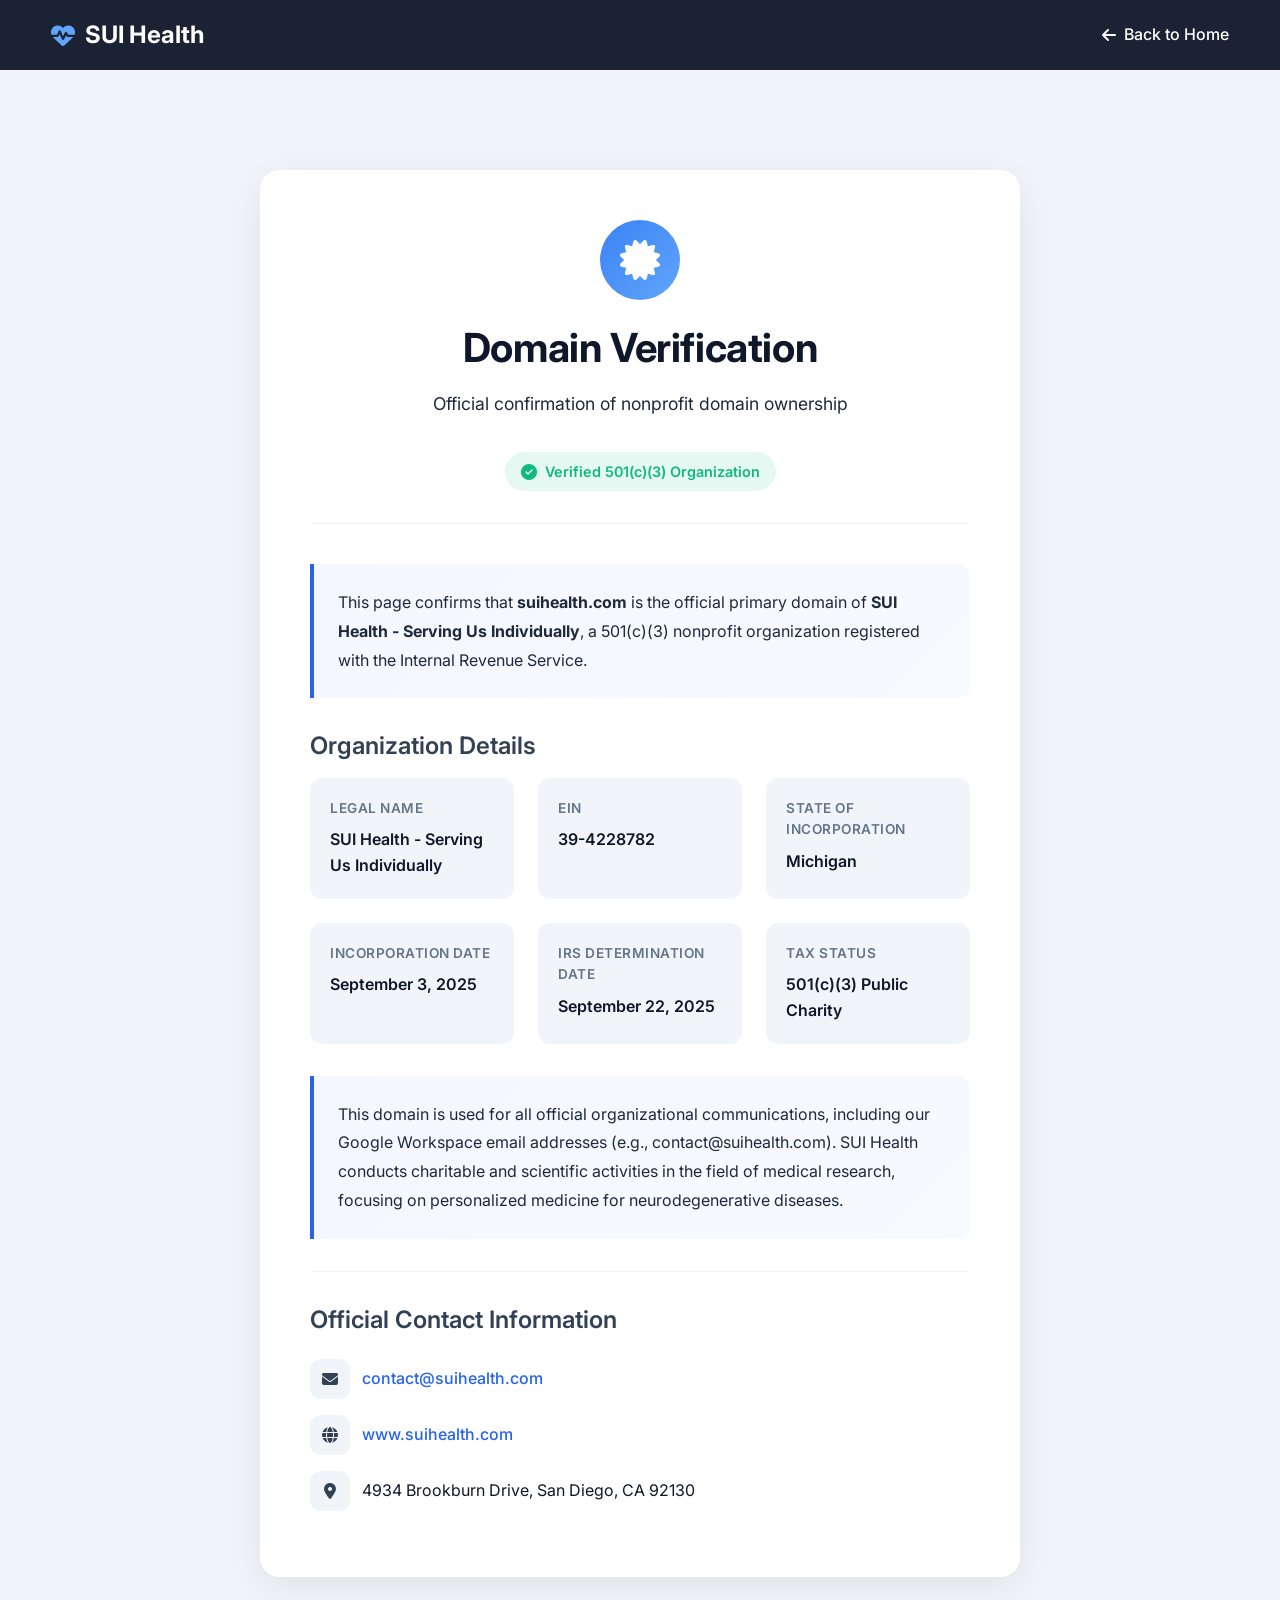
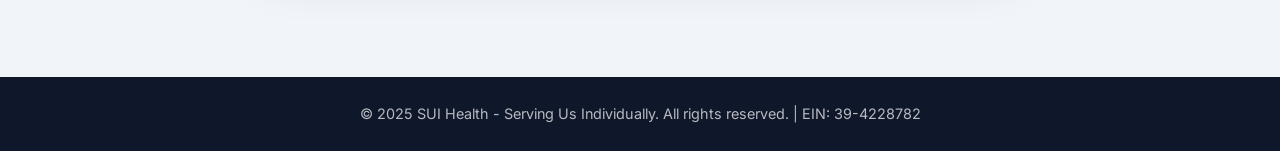
<file: nonprofit-verification.html>
<!DOCTYPE html>
<html lang="en">
<head>
    <meta charset="UTF-8">
    <meta name="viewport" content="width=device-width, initial-scale=1.0">
    <meta name="robots" content="noindex, nofollow">
    <title>Domain Verification - SUI Health</title>
    
    <!-- Google Fonts -->
    <link rel="preconnect" href="https://fonts.googleapis.com">
    <link rel="preconnect" href="https://fonts.gstatic.com" crossorigin>
    <link href="https://fonts.googleapis.com/css2?family=Inter:wght@300;400;500;600;700;800&display=swap" rel="stylesheet">
    
    <!-- Font Awesome for Icons -->
    <link rel="stylesheet" href="https://cdnjs.cloudflare.com/ajax/libs/font-awesome/6.4.0/css/all.min.css">
    
    <style>
        /* ---------- CSS VARIABLES ---------- */
        :root {
            --primary-blue: #2563eb;
            --secondary-blue: #1e40af;
            --light-blue: #3b82f6;
            --accent-blue: #60a5fa;
            --dark-black: #0f172a;
            --medium-black: #1e293b;
            --light-black: #334155;
            --gray: #64748b;
            --light-gray: #f1f5f9;
            --white: #ffffff;
            --success: #10b981;
            
            --section-padding: clamp(60px, 8vw, 100px);
            --container-padding: clamp(16px, 4vw, 20px);
        }

        /* ---------- RESET & BASE ---------- */
        * {
            box-sizing: border-box;
            margin: 0;
            padding: 0;
        }

        html {
            font-size: 16px;
        }

        body {
            font-family: 'Inter', sans-serif;
            color: var(--dark-black);
            background-color: var(--light-gray);
            line-height: 1.6;
            min-height: 100vh;
            display: flex;
            flex-direction: column;
        }

        /* ---------- TYPOGRAPHY ---------- */
        h1 {
            font-size: clamp(2rem, 4vw, 2.5rem);
            font-weight: 700;
            line-height: 1.2;
            letter-spacing: -0.01em;
            margin-bottom: 1rem;
            color: var(--dark-black);
        }

        h2 {
            font-size: clamp(1.25rem, 3vw, 1.5rem);
            font-weight: 600;
            line-height: 1.3;
            margin-bottom: 1rem;
            color: var(--light-black);
        }

        p {
            font-size: 1.1rem;
            line-height: 1.8;
            color: var(--medium-black);
            margin-bottom: 1rem;
        }

        /* ---------- CONTAINER ---------- */
        .container {
            width: 100%;
            max-width: 800px;
            margin: 0 auto;
            padding: 0 var(--container-padding);
        }

        /* ---------- NAVIGATION ---------- */
        nav {
            background: rgba(15, 23, 42, 0.95);
            backdrop-filter: blur(12px);
            padding: clamp(0.75rem, 2vw, 1rem) clamp(16px, 4vw, 5%);
        }

        .nav-container {
            display: flex;
            justify-content: space-between;
            align-items: center;
            max-width: 1200px;
            margin: 0 auto;
        }

        .logo {
            display: flex;
            align-items: center;
            gap: 10px;
            color: var(--white);
            font-size: clamp(1.25rem, 3vw, 1.5rem);
            font-weight: 700;
            text-decoration: none;
        }

        .logo i {
            color: var(--accent-blue);
        }

        .back-link {
            color: var(--white);
            text-decoration: none;
            font-weight: 500;
            font-size: 1rem;
            display: flex;
            align-items: center;
            gap: 8px;
            transition: color 0.3s ease;
        }

        .back-link:hover {
            color: var(--accent-blue);
        }

        /* ---------- MAIN CONTENT ---------- */
        main {
            flex: 1;
            padding: var(--section-padding) 0;
        }

        .verification-card {
            background: var(--white);
            border-radius: 20px;
            padding: clamp(30px, 6vw, 50px);
            box-shadow: 0 10px 40px rgba(0, 0, 0, 0.08);
        }

        .verification-header {
            text-align: center;
            margin-bottom: 2.5rem;
            padding-bottom: 2rem;
            border-bottom: 1px solid var(--light-gray);
        }

        .verification-icon {
            width: 80px;
            height: 80px;
            background: linear-gradient(135deg, var(--light-blue), var(--accent-blue));
            border-radius: 50%;
            display: flex;
            align-items: center;
            justify-content: center;
            margin: 0 auto 1.5rem;
        }

        .verification-icon i {
            font-size: 2.5rem;
            color: var(--white);
        }

        .verification-badge {
            display: inline-flex;
            align-items: center;
            gap: 8px;
            background: rgba(16, 185, 129, 0.1);
            color: var(--success);
            padding: 8px 16px;
            border-radius: 50px;
            font-size: 0.9rem;
            font-weight: 600;
            margin-top: 1rem;
        }

        .verification-badge i {
            font-size: 1rem;
        }

        /* ---------- INFO GRID ---------- */
        .info-grid {
            display: grid;
            grid-template-columns: repeat(auto-fit, minmax(200px, 1fr));
            gap: 1.5rem;
            margin-bottom: 2rem;
        }

        .info-item {
            background: var(--light-gray);
            padding: 1.25rem;
            border-radius: 12px;
        }

        .info-label {
            font-size: 0.85rem;
            font-weight: 600;
            color: var(--gray);
            text-transform: uppercase;
            letter-spacing: 0.5px;
            margin-bottom: 0.5rem;
        }

        .info-value {
            font-size: 1rem;
            font-weight: 600;
            color: var(--dark-black);
        }

        /* ---------- STATEMENT ---------- */
        .verification-statement {
            background: linear-gradient(135deg, rgba(37, 99, 235, 0.05), rgba(96, 165, 250, 0.05));
            border-left: 4px solid var(--primary-blue);
            padding: 1.5rem;
            border-radius: 0 12px 12px 0;
            margin: 2rem 0;
        }

        .verification-statement p {
            margin: 0;
            font-size: 1rem;
            color: var(--medium-black);
        }

        /* ---------- CONTACT INFO ---------- */
        .contact-section {
            margin-top: 2rem;
            padding-top: 2rem;
            border-top: 1px solid var(--light-gray);
        }

        .contact-section h2 {
            margin-bottom: 1.5rem;
        }

        .contact-item {
            display: flex;
            align-items: center;
            gap: 12px;
            margin-bottom: 1rem;
        }

        .contact-item i {
            width: 40px;
            height: 40px;
            background: var(--light-gray);
            border-radius: 10px;
            display: flex;
            align-items: center;
            justify-content: center;
            color: var(--light-black);
        }

        .contact-item a {
            color: var(--primary-blue);
            text-decoration: none;
            font-weight: 500;
        }

        .contact-item a:hover {
            text-decoration: underline;
        }

        /* ---------- FOOTER ---------- */
        footer {
            background: var(--dark-black);
            color: var(--white);
            padding: 1.5rem;
            text-align: center;
        }

        footer p {
            color: rgba(255, 255, 255, 0.7);
            font-size: 0.9rem;
            margin: 0;
        }

        /* ---------- RESPONSIVE ---------- */
        @media (max-width: 600px) {
            .info-grid {
                grid-template-columns: 1fr;
            }
        }
    </style>
</head>
<body>
    <!-- Navigation -->
    <nav>
        <div class="nav-container">
            <a href="/" class="logo">
                <i class="fas fa-heartbeat"></i>
                SUI Health
            </a>
            <a href="/" class="back-link">
                <i class="fas fa-arrow-left"></i>
                Back to Home
            </a>
        </div>
    </nav>

    <!-- Main Content -->
    <main>
        <div class="container">
            <div class="verification-card">
                <div class="verification-header">
                    <div class="verification-icon">
                        <i class="fas fa-certificate"></i>
                    </div>
                    <h1>Domain Verification</h1>
                    <p>Official confirmation of nonprofit domain ownership</p>
                    <div class="verification-badge">
                        <i class="fas fa-check-circle"></i>
                        Verified 501(c)(3) Organization
                    </div>
                </div>

                <div class="verification-statement">
                    <p>This page confirms that <strong>suihealth.com</strong> is the official primary domain of <strong>SUI Health - Serving Us Individually</strong>, a 501(c)(3) nonprofit organization registered with the Internal Revenue Service.</p>
                </div>

                <h2>Organization Details</h2>
                <div class="info-grid">
                    <div class="info-item">
                        <div class="info-label">Legal Name</div>
                        <div class="info-value">SUI Health - Serving Us Individually</div>
                    </div>
                    <div class="info-item">
                        <div class="info-label">EIN</div>
                        <div class="info-value">39-4228782</div>
                    </div>
                    <div class="info-item">
                        <div class="info-label">State of Incorporation</div>
                        <div class="info-value">Michigan</div>
                    </div>
                    <div class="info-item">
                        <div class="info-label">Incorporation Date</div>
                        <div class="info-value">September 3, 2025</div>
                    </div>
                    <div class="info-item">
                        <div class="info-label">IRS Determination Date</div>
                        <div class="info-value">September 22, 2025</div>
                    </div>
                    <div class="info-item">
                        <div class="info-label">Tax Status</div>
                        <div class="info-value">501(c)(3) Public Charity</div>
                    </div>
                </div>

                <div class="verification-statement">
                    <p>This domain is used for all official organizational communications, including our Google Workspace email addresses (e.g., contact@suihealth.com). SUI Health conducts charitable and scientific activities in the field of medical research, focusing on personalized medicine for neurodegenerative diseases.</p>
                </div>

                <div class="contact-section">
                    <h2>Official Contact Information</h2>
                    <div class="contact-item">
                        <i class="fas fa-envelope"></i>
                        <a href="mailto:contact@suihealth.com">contact@suihealth.com</a>
                    </div>
                    <div class="contact-item">
                        <i class="fas fa-globe"></i>
                        <a href="https://www.suihealth.com">www.suihealth.com</a>
                    </div>
                    <div class="contact-item">
                        <i class="fas fa-map-marker-alt"></i>
                        <span>4934 Brookburn Drive, San Diego, CA 92130</span>
                    </div>
                </div>
            </div>
        </div>
    </main>

    <!-- Footer -->
    <footer>
        <p>&copy; 2025 SUI Health - Serving Us Individually. All rights reserved. | EIN: 39-4228782</p>
    </footer>
</body>
</html>
</file>
